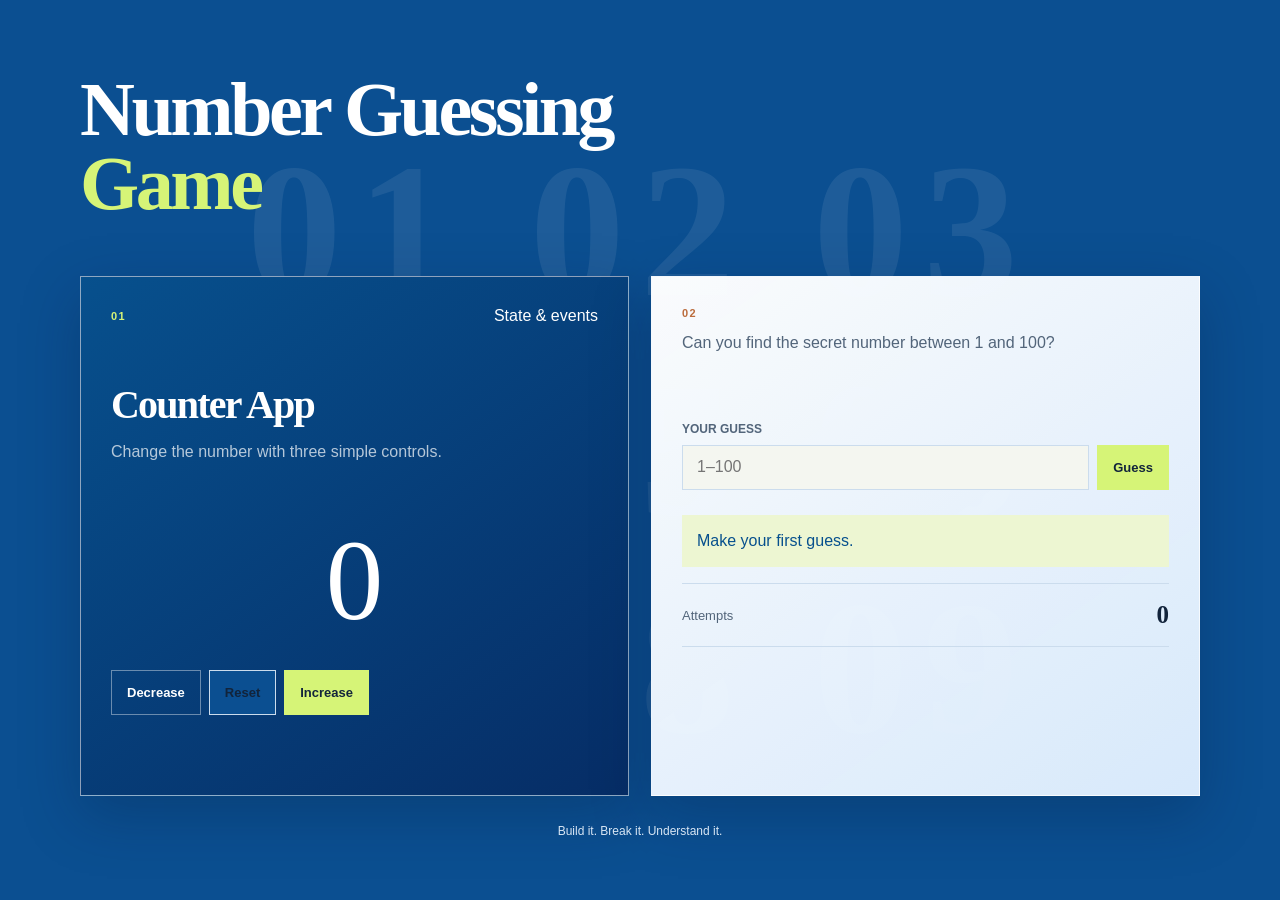
<file: index.html>
<!DOCTYPE html>
<html lang="en">
<head>
  <meta charset="UTF-8">
  <meta name="viewport" content="width=device-width, initial-scale=1.0">
  <link rel="stylesheet" href="style.css">
  <title>Number Guessing Game</title>
  
</head>
<body>
  <main class="page-shell">
    <header class="page-header"><h1>Number Guessing<br><span>Game</span></h1></header>
    <section class="project-grid">
      <article class="project-card counter-card">
        <div class="card-topline"><span class="project-number">01</span><span>State &amp; events</span></div>
        <h2>Counter App</h2><p class="card-description">Change the number with three simple controls.</p>
        <div id="counter-value" class="counter-value">0</div>
        <div class="button-row"><button id="decrease-button" class="button button-secondary" type="button">Decrease</button><button id="reset-button" class="button button-light" type="button">Reset</button><button id="increase-button" class="button button-primary" type="button">Increase</button></div>
      </article>
      <article class="project-card guess-card">
        <div class="card-topline"><span class="project-number">02</span></div>
        <p class="card-description">Can you find the secret number between 1 and 100?</p>
        <form id="guess-form" class="guess-form"><label for="guess-input">Your guess</label><div class="guess-row"><input id="guess-input" type="number" min="1" max="100" placeholder="1–100" required><button class="button button-primary" type="submit">Guess</button></div></form>
        <p id="guess-message" class="guess-message" aria-live="polite">Make your first guess.</p><div class="game-info"><span>Attempts</span><strong id="attempt-count">0</strong></div><button id="play-again-button" class="button button-light play-again" type="button" hidden>Play Again</button>
      </article>
    </section>
    <footer class="page-footer">Build it. Break it. Understand it.</footer>
  </main>
  
  <script src="script.js"></script>
</body>
</html>
</file>
<file: style.css>
:root { --ink:#12243b; --muted:#d7e5f4; --paper:#0b4f91; --teal:#07508d; --lime:#d6f477; --line:#cbdced; --shadow:0 20px 55px rgba(2,25,55,.25); }
    * { box-sizing:border-box; }
    body { position:relative; min-height:100vh; margin:0; overflow-x:hidden; color:white; background:#0b4f91; font-family:'Trebuchet MS',sans-serif; }
    body::before { position:fixed; z-index:0; inset:0; display:grid; place-items:center; color:rgba(255,255,255,.08); content:'01 02 03\A 04 05 06\A 07 08 09'; font-family:Georgia,serif; font-size:clamp(80px,15vw,190px); font-weight:700; letter-spacing:.08em; line-height:1.15; pointer-events:none; text-align:center; white-space:pre; }
    button,input { font:inherit; } button { cursor:pointer; }
    .page-shell { position:relative; z-index:1; width:min(1120px,calc(100% - 40px)); margin:0 auto; padding:72px 0 30px; }
    .page-header { max-width:700px; margin-bottom:55px; }
    h1,h2 { margin:0; font-family:Georgia,serif; letter-spacing:-.045em; } h1 { font-size:clamp(45px,7vw,76px); line-height:.98; } h1 span { color:var(--lime); }
    .project-grid { display:grid; grid-template-columns:1fr 1fr; gap:22px; }
    .project-card { min-height:520px; padding:30px; border:1px solid rgba(255,255,255,.55); box-shadow:var(--shadow); }
    .counter-card { background:linear-gradient(145deg,#07508d,#062d66); } .guess-card { color:var(--ink); background:linear-gradient(145deg,rgba(255,255,255,.98),rgba(224,239,255,.96)); }
    .card-topline { display:flex; align-items:center; justify-content:space-between; } .project-number { color:var(--lime); font-size:11px; font-weight:700; letter-spacing:.12em; } .guess-card .project-number { color:#bb6c3d; }
    h2 { margin-top:56px; font-size:40px; } .card-description { min-height:52px; margin:12px 0 0; color:rgba(255,255,255,.7); line-height:1.5; } .guess-card .card-description { color:#52657a; }
    .counter-value { margin:43px 0; font-family:Georgia,serif; font-size:115px; line-height:.8; text-align:center; }
    .button-row,.guess-row { display:flex; gap:8px; } .button { min-height:45px; padding:0 15px; border:1px solid transparent; font-size:13px; font-weight:700; transition:transform .2s,background .2s,border-color .2s; } .button:hover { transform:translateY(-2px); }
    .button-primary { color:var(--ink); background:var(--lime); } .button-primary:hover { background:#c5e85c; } .button-secondary { color:white; border-color:rgba(255,255,255,.4); background:transparent; } .button-secondary:hover { background:rgba(255,255,255,.12); } .button-light { color:var(--ink); border-color:var(--line); background:var(--paper); }
    .guess-form { margin-top:39px; } .guess-form label { display:block; margin-bottom:9px; color:#52657a; font-size:12px; font-weight:700; text-transform:uppercase; } .guess-row input { min-width:0; flex:1; padding:0 14px; border:1px solid var(--line); outline:0; color:var(--ink); background:#f4f6f0; } .guess-row input:focus { border-color:var(--teal); }
    .guess-message { min-height:52px; margin:25px 0 16px; padding:15px; color:var(--teal); background:#edf6d2; line-height:1.4; } .game-info { display:flex; align-items:center; justify-content:space-between; padding:17px 0; border-top:1px solid var(--line); border-bottom:1px solid var(--line); color:#52657a; font-size:13px; } .game-info strong { color:var(--ink); font-family:Georgia,serif; font-size:25px; }
    .play-again { width:100%; margin-top:20px; } .page-footer { padding-top:28px; color:var(--muted); font-size:12px; text-align:center; }
    @media (max-width:760px) { .page-shell { padding-top:45px; } .project-grid { grid-template-columns:1fr; } .project-card { min-height:auto; } h2 { margin-top:40px; } }
    @media (max-width:420px) { .page-shell { width:min(100% - 28px,1120px); } .project-card { padding:22px; } .button-row { flex-wrap:wrap; } .button-row .button { flex:1; } .guess-row { flex-direction:column; } .guess-row input { min-height:45px; } }
</file>
